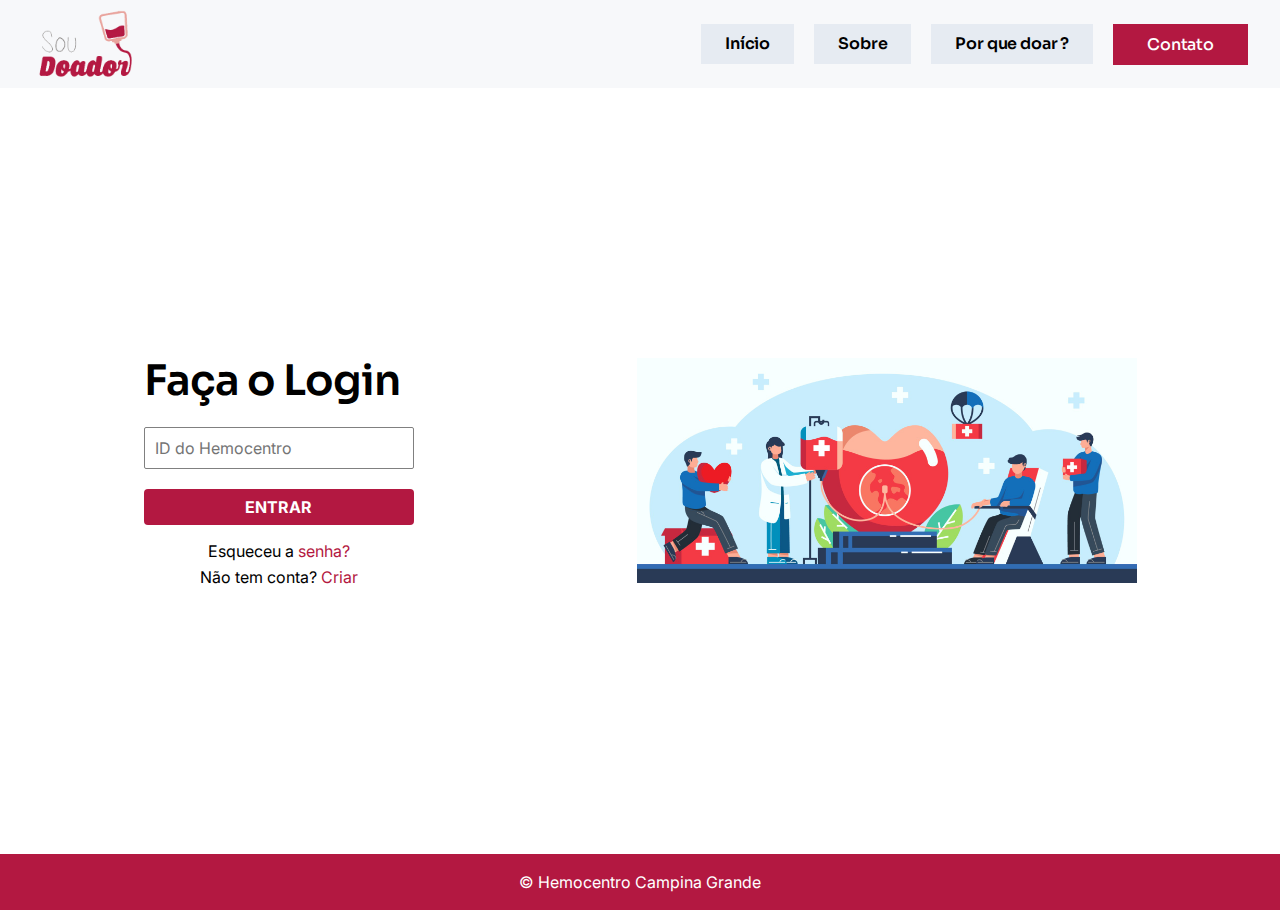
<file: public/index.html>
<!DOCTYPE html>
<html lang="pt-br">

<head>
  <meta charset="UTF-8">
  <meta http-equiv="X-UA-Compatible" content="IE=edge">
  <meta name="viewport" content="width=device-width, initial-scale=1.0">

  <link rel="shortcut icon" href="img/favicon.png" type="image/x-icon">
  <title>Sou Doador - Campina Grande</title>

  <!--FONTS-->
  <link rel="preconnect" href="https://fonts.googleapis.com">
  <link rel="preconnect" href="https://fonts.gstatic.com" crossorigin>
  <link href="https://fonts.googleapis.com/css2?family=Inter:wght@400;600&family=Sora:wght@400;600&display=swap"
    rel="stylesheet">

  <!--CSS-->
  <link rel="stylesheet" href="css/variables.css">
  <link rel="stylesheet" href="css/grid.css">
  <link rel="stylesheet" href="css/style.css">
  <link rel="stylesheet" href="css/reset.css">
  <link rel="stylesheet" href="css/patterns.css">

  <script src="js/script.js" defer></script>
</head>

<body>
  <!--HEADER-->
  <header>
    <!--CONTAINER MAX-WIDTH 124.6REM-->
    <div class="container">
      <!--LOGO-->
      <a href="./" class="logo">
        <img src="img/sou-doador-logo.png" alt="">
      </a>

      <!--MENU NAV-->
      <nav>
        <ul>
          <li><a class="menu-item" href="index.html">Início</a></li>
          <li><a class="menu-item" href="sobre.html">Sobre</a></li>
          <li><a class="menu-item" href="pqdoar.html">Por que doar ?</a></li>
          <li><a class="btn-primary" href="contato.html">Contato</a></li>
        </ul>
      </nav>
    </div>
  </header>

  <!--SECTION LOGIN-->
  <section class="section-login">
    <!--CONTAINER MAX-WIDTH 124.6REM-->
    <div class="container">

      <!--FORMULÁRIO LOGIN-->
      <div class="formulario">
        <h2>Faça o Login</h2>

        <!--FORMULÁRIO-->
        <form>
          <!--ID HEMOCENTRO-->
          <label for="idHemocentro"></label>
          <input type="text" name="idHemocentro" id="idHemocentro" placeholder="ID do Hemocentro" />

          <!--BTN LOGIN-->
          <button type="submit" onclick="logar()" class="btn-login">
            <a href="logado.html">Entrar</a>
          </button>
        </form>

        <!--ESQUECEU SENHA E CADASTRO-->
        <ul class="esqueceu-senha">
          <li>
            Esqueceu a
            <a href="esqueceu-senha.html" style="color: #B31841">senha?</a>
          </li>
          <li>
            Não tem conta?
            <a href="cadastro.html" style="color: #B31841">Criar</a>
          </li>
        </ul>
      </div>

      <!--IMAGEM BANNER-->
      <div class="imagem">
        <img src="img/login-image.jpg" alt="">
      </div>

    </div>
  </section>

  <!--FOOTER-->
  <footer>
    <p>&copy; Hemocentro Campina Grande</p>
  </footer>
</body>

</html>
</file>
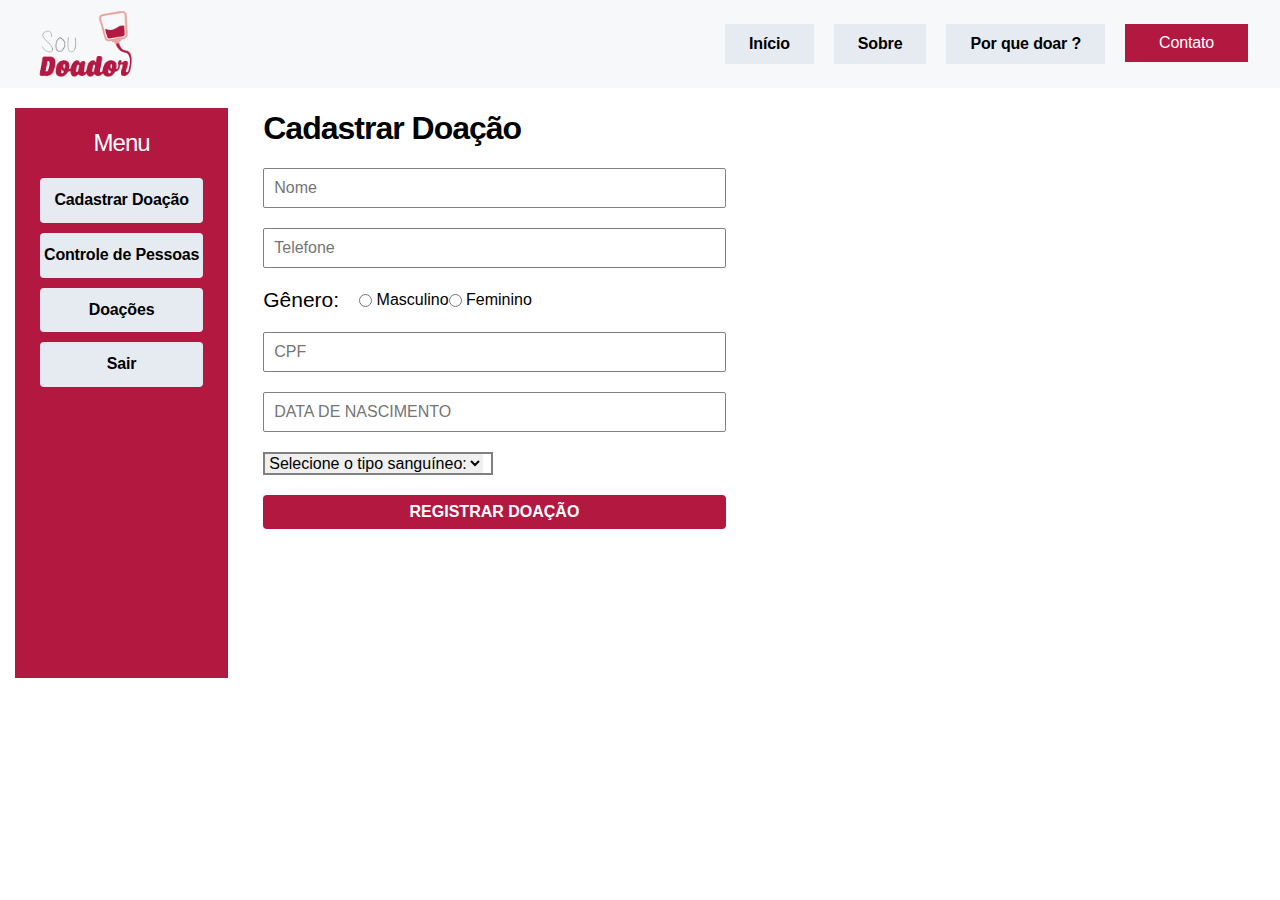
<file: public/cadastrar-doacao.html>
!
<!DOCTYPE html>
<html lang="pt-br">

<head>
  <meta charset="UTF-8">
  <meta http-equiv="X-UA-Compatible" content="IE=edge">
  <meta name="viewport" content="width=device-width, initial-scale=1.0">
  <link rel="shortcut icon" href="img/favicon.png" type="favicon">
  <title>Sou Doador - Campina Grande</title>

  <!--CSS-->
  <link rel="stylesheet" href="css/variables.css">
  <link rel="stylesheet" href="css/grid.css">
  <link rel="stylesheet" href="css/style.css">
  <link rel="stylesheet" href="css/reset.css">
  <link rel="stylesheet" href="css/patterns.css">


</head>

<body>
  <div class="container-doacao">

    <!--HEADER-->
    <header>
      <!--CONTAINER MAX-WIDTH 124.6REM-->
      <div class="container">
        <!--LOGO-->
        <a href="./" class="logo">
          <img src="img/sou-doador-logo.png" alt="">
        </a>

        <!--MENU NAV-->
        <nav>
          <ul>
            <li><a class="menu-item" href="index.html">Início</a></li>
            <li><a class="menu-item" href="sobre.html">Sobre</a></li>
            <li><a class="menu-item" href="pqdoar.html">Por que doar ?</a></li>
            <li><a class="btn-primary" href="contato.html">Contato</a></li>
          </ul>
        </nav>
      </div>
    </header>

    <aside class="side-bar">
      <div class="container">
        <div class="container-side-bar">
          <h3 class="menu">Menu</h3>
          <ul>
						<li>
							<a class="logado-item menu-item" href="./cadastrar-doacao.html">Cadastrar Doação</a>
						</li>
						<li>
							<a class="logado-item menu-item" href="./pessoas-cadastradas.html">Controle de Pessoas</a>
						</li>
						<li><a class="logado-item menu-item" href="#">Doações</a></li>
						<li>
							<a class="logado-item menu-item sair" href="index.html">Sair</a>
						</li>
					</ul>
          </ul>
        </div>
      </div>
    </aside>

    <div class="cadastrar-doacao">
      <form action="">
        <h2 style="margin-bottom: 2rem;">Cadastrar Doação</h3>

          <!--NOME-->
          <input class="nome form-cadastro" type="text" name="nome" placeholder="Nome">

          <!--TELEFONE-->
          <input class="telefone form-cadastro" type="tel" name="telefone" placeholder="Telefone">

          <!--GÊNERO-->
          <div class="genero-container" >
            <p style="font-size: 2.1rem; font-weight: 500;">Gênero:</p>
            <div class="genero-texto" >
              <input type="radio"  name="genero" value="masculino" >
                <label for="masculino">Masculino</label><br>
          
              <input type="radio"  name="genero" value="feminino">
                <label for="feminino">Feminino</label><br>
            </div>
          </div>

          <!--CPF-->
          <input class="cpf form-cadastro" type="text" name="cpf" placeholder="CPF">

          <!--CPF-->
          <input class="dataDeNascimento form-cadastro" type="text" name="dataNascimento"
            placeholder="DATA DE NASCIMENTO">

          <!--TIPO SANGUÍNEO-->
          <div class="tipo-sanguineo" style="width:230px; border: 2px solid grey;">
            <select name="tipos" id="tipo">
              <option value="0">Selecione o tipo sanguíneo:</option>
              <option value="1">A+</option>
              <option value="2">B+</option>
              <option value="3">AB+</option>
              <option value="4">O+</option>
              <option value="5">A-</option>
              <option value="6">B-</option>
              <option value="7">AB-</option>
              <option value="8">O-</option>
            </select>
          </div>

          <!--DOAR-->
          <button type="submit" class="btn-doar">
          Registrar Doação
          </button>

      </form>
    </div>
  </div>
</body>

</html>

<script>

const formulario = document.querySelector("form")
const Inome = document.querySelector(".nome")
const Itelefone = document.querySelector('.telefone')
const Igenero = document.querySelector("input[name=genero]:checked")
const Icpf = document.querySelector('.cpf')
const ItipoSanguineo = document.getElementById('tipo')
const IdataDeNascimento = document.querySelector('.dataDeNascimento')

function cadastrar() {
  fetch("http://localhost:8080/cadastrar",
  {
    headers: {
      'accept': 'application/json',
      'Content-Type': 'application/json'
    },
    method: "POST",
    body: JSON.stringify({Inome: Inome.value,
    Itelefone:Itelefone.value,
   //Igenero:Igenero.value,
    Icpf:Icpf.value,
    ItipoSanguineo: ItipoSanguineo.options[ItipoSanguineo.selectedIndex].text,
    IdataDeNascimento:IdataDeNascimento.value,})

  })
  .then(function (res) {console.log(res)})
  .catch(function (res) {console.log(res)})
}

function limpar() {
    Inome.value = "" ;
    Itelefone.value = "";
    //Ignero Igenero.value = "";
    Icpf.value = "",
    ItipoSanguineo.options[ItipoSanguineo.selectedIndex].text = "Selecione o tipo sanguíneo:";
    IdataDeNascimento.value = "";
};

formulario.addEventListener('submit', function (event) {
  event.preventDefault() 
  cadastrar()
  limpar()
})
</script>
</file>
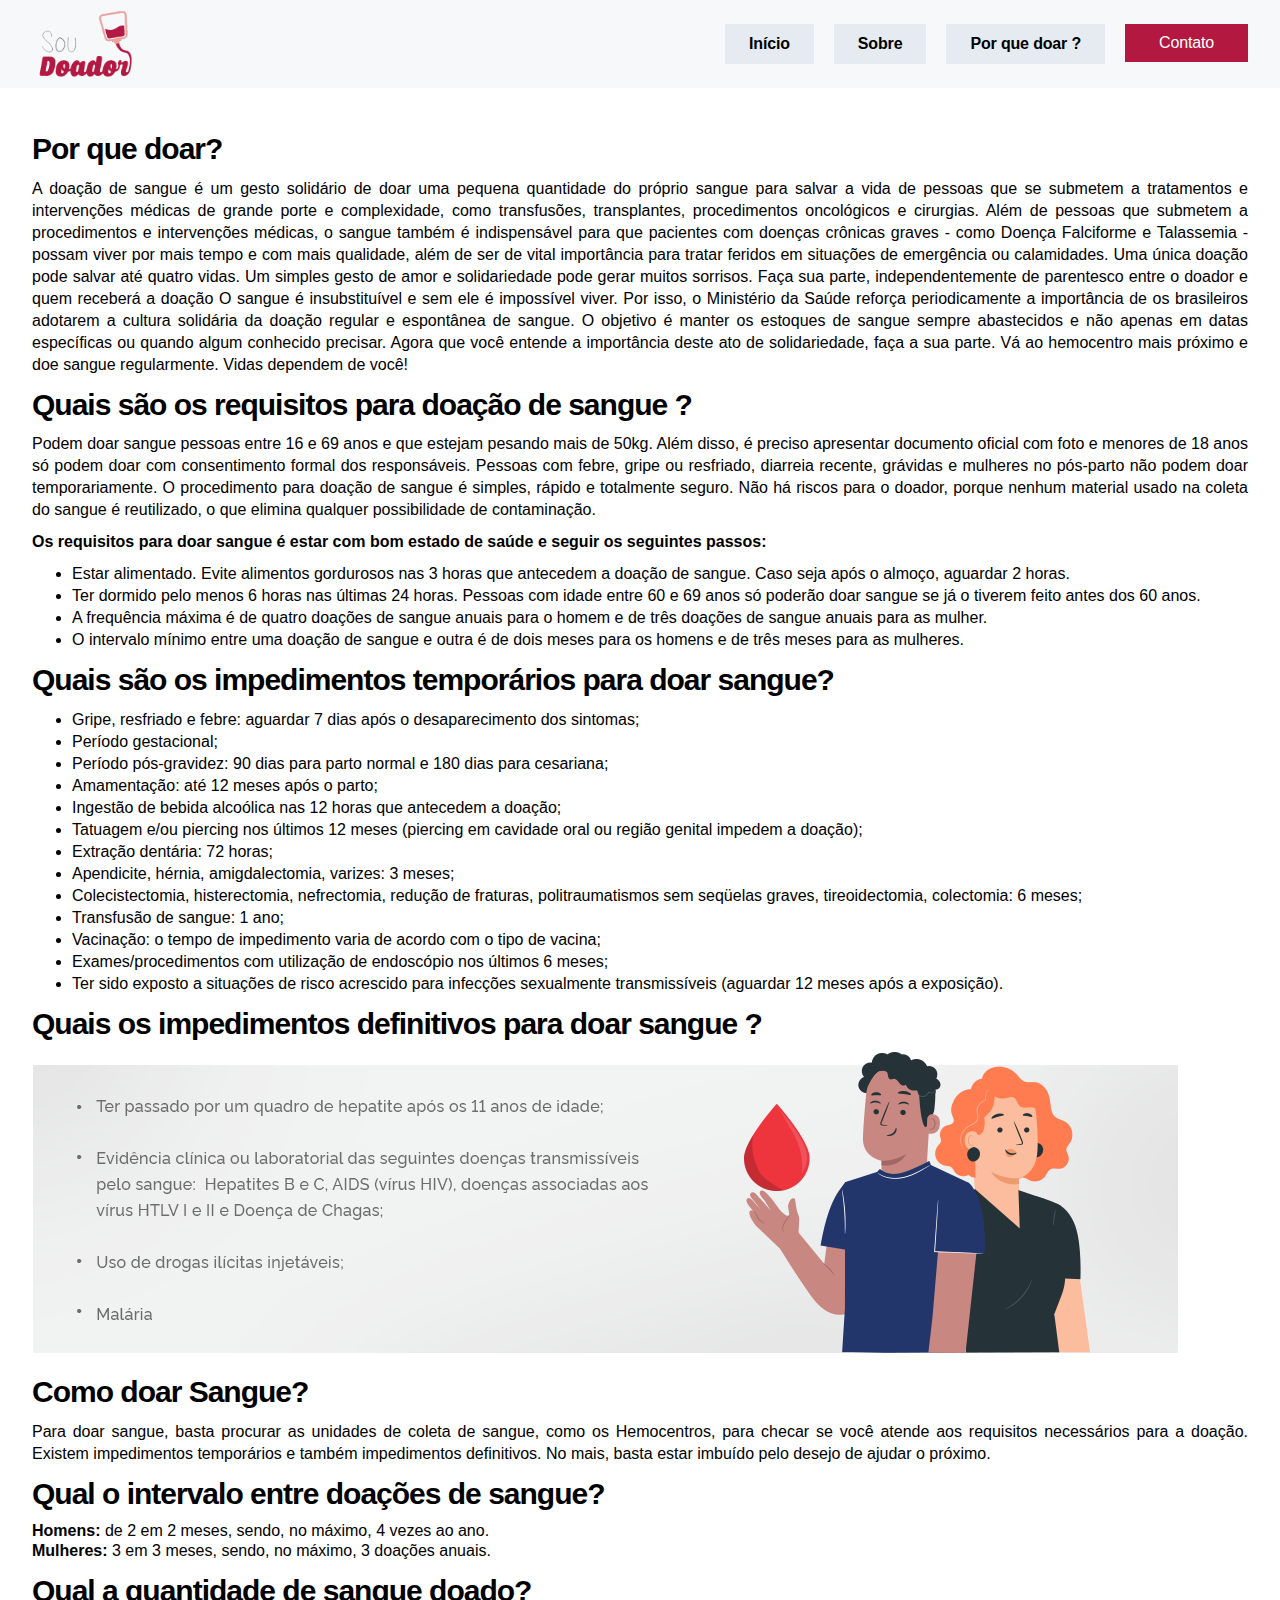
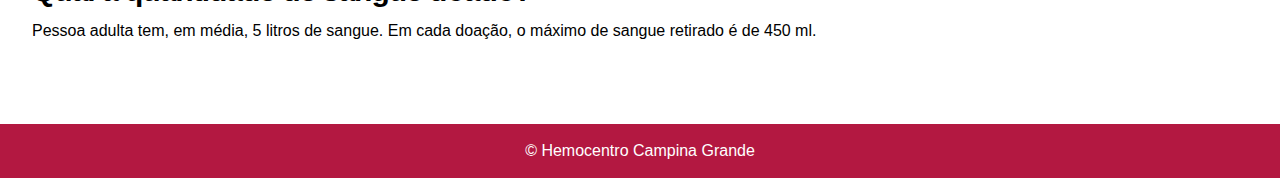
<file: public/pqDoar.html>
<!DOCTYPE html>
<html lang="pt-br">

<head>
  <meta charset="UTF-8">
  <meta http-equiv="X-UA-Compatible" content="IE=edge">
  <meta name="viewport" content="width=device-width, initial-scale=1.0">
  <link rel="shortcut icon" href="img/favicon.png" type="image/x-icon">
  <title>Sou Doador - Campina Grande</title>

  <!--CSS-->
  <link rel="stylesheet" href="css/variables.css">
  <link rel="stylesheet" href="css/grid.css">
  <link rel="stylesheet" href="css/style.css">
  <link rel="stylesheet" href="css/reset.css">
  <link rel="stylesheet" href="css/patterns.css">
</head>

<body>
  <!--HEADER-->
  <header>
    <!--CONTAINER MAX-WIDTH 124.6REM-->
    <div class="container">
      <!--LOGO-->
      <a href="./" class="logo">
        <img src="img/sou-doador-logo.png" alt="">
      </a>

      <!--MENU NAV-->
      <nav>
        <ul>
          <li><a class="menu-item" href="index.html">Início</a></li>
          <li><a class="menu-item" href="sobre.html">Sobre</a></li>
          <li><a class="menu-item" href="pqdoar.html">Por que doar ?</a></li>
          <li><a class="btn-primary" href="contato.html">Contato</a></li>
        </ul>
      </nav>
    </div>
  </header>

  <!--SECTION PQ DOAR-->
  <section class="section-pqdoar">
    <div class="container">
      <h3>Por que doar?</h3>
      <p class="descricao">A doação de sangue é um gesto solidário de doar uma pequena quantidade do próprio
        sangue para salvar a vida de
        pessoas que se submetem a tratamentos e intervenções médicas de grande porte e complexidade, como transfusões,
        transplantes, procedimentos oncológicos e cirurgias. Além de pessoas que submetem a procedimentos e intervenções
        médicas, o sangue também é indispensável para que pacientes com doenças crônicas graves - como Doença Falciforme
        e Talassemia - possam viver por mais tempo e com mais qualidade, além de ser de vital importância para tratar
        feridos em situações de emergência ou calamidades. Uma única doação pode salvar até quatro vidas. Um simples
        gesto de amor e solidariedade pode gerar muitos sorrisos. Faça sua parte, independentemente de parentesco entre
        o doador e quem receberá a doação O sangue é insubstituível e sem ele é impossível viver. Por isso, o Ministério
        da Saúde reforça periodicamente a importância de os brasileiros adotarem a cultura solidária da doação regular e
        espontânea de sangue. O objetivo é manter os estoques de sangue sempre abastecidos e não apenas em datas
        específicas ou quando algum conhecido precisar. Agora que você entende a importância deste ato de solidariedade,
        faça a sua parte. Vá ao hemocentro mais próximo e doe sangue regularmente. Vidas dependem de você!</p>

      <h3>Quais são os requisitos para doação de sangue ?</h3>
      <p class="descricao">Podem doar sangue pessoas entre 16 e 69 anos e que estejam pesando mais de
        50kg. Além disso, é preciso apresentar documento oficial com foto e
        menores de 18 anos só podem doar com consentimento formal dos
        responsáveis. Pessoas com febre, gripe ou resfriado, diarreia recente,
        grávidas e mulheres no pós-parto não podem doar temporariamente. O
        procedimento para doação de sangue é simples, rápido e totalmente seguro.
        Não há riscos para o doador, porque nenhum material usado na coleta do
        sangue é reutilizado, o que elimina qualquer possibilidade de
        contaminação.
      <p class="descricao"><strong>Os requisitos para doar sangue é estar com bom estado de
          saúde e seguir os seguintes passos:</strong></p>
      <ul class="descricao descricao-lista">
        <li>Estar alimentado. Evite alimentos gordurosos nas 3 horas que antecedem a doação de sangue. Caso seja após o
          almoço, aguardar 2 horas.</li>
        <li>Ter dormido pelo menos 6 horas nas últimas 24 horas. Pessoas com idade entre 60 e 69 anos só poderão doar
          sangue se já o tiverem feito antes dos 60 anos.</li>
        <li>A frequência máxima é de quatro doações de sangue anuais para o homem e de três doações de sangue anuais
          para as mulher.</li>
        <li>O intervalo mínimo entre uma doação de sangue e outra é de dois meses para os homens e de três meses para as
          mulheres.
        </li>
      </ul>

      <h3>Quais são os impedimentos temporários para doar sangue?</h3>
      <ul class="descricao descricao-lista">
        <li>Gripe, resfriado e febre: aguardar 7 dias após o desaparecimento dos sintomas;</li>
        <li>Período gestacional;</li>
        <li>Período pós-gravidez: 90 dias para parto normal e 180 dias para cesariana;</li>
        <li>Amamentação: até 12 meses após o parto;</li>
        <li>Ingestão de bebida alcoólica nas 12 horas que antecedem a doação;</li>
        <li>Tatuagem e/ou piercing nos últimos 12 meses (piercing em cavidade oral ou região genital impedem a doação);
        </li>
        <li>Extração dentária: 72 horas;</li>
        <li>Apendicite, hérnia, amigdalectomia, varizes: 3 meses;</li>
        <li>Colecistectomia, histerectomia, nefrectomia, redução de fraturas, politraumatismos sem seqüelas graves,
          tireoidectomia, colectomia: 6 meses;</li>
        <li>Transfusão de sangue: 1 ano;</li>
        <li>Vacinação: o tempo de impedimento varia de acordo com o tipo de vacina;</li>
        <li>Exames/procedimentos com utilização de endoscópio nos últimos 6 meses;</li>
        <li>Ter sido exposto a situações de risco acrescido para infecções sexualmente transmissíveis (aguardar 12 meses
          após a exposição).</li>
      </ul>

      <h3>Quais os impedimentos definitivos para doar sangue ?</h3>
      <img src="img/impedimentos-doar.png">

      <h3 style="margin-top: 2rem;">Como doar Sangue?</h3>
      <p class="descricao">Para doar sangue, basta procurar as unidades de coleta de sangue, como os Hemocentros, para
        checar se você atende aos requisitos necessários para a doação. Existem impedimentos temporários e também
        impedimentos definitivos. No mais, basta estar
        imbuído pelo desejo de
        ajudar o próximo.</p>

      <h3>Qual o intervalo entre doações de sangue?</h3>
      <p><strong>Homens:</strong> de 2 em 2 meses, sendo, no máximo, 4 vezes ao ano.
      </p>
      <p class="descricao"><strong>Mulheres:</strong> 3 em 3 meses, sendo, no máximo, 3 doações anuais.</p>

      <h3>Qual a quantidade de sangue doado?</h3>
      <p class="descricao">Pessoa adulta tem, em média, 5 litros de sangue. Em cada doação, o máximo de sangue retirado
        é de 450 ml.</p>
    </div>
  </section>

  <!--FOOTER-->
  <footer>
    <p>&copy; Hemocentro Campina Grande</p>
  </footer>
</body>

</html>
</file>
<file: public/css/variables.css>
:root {
  --brand-colors-pink: #F67ACB;
  --gray-color-50: #E6EBF2;
  --gray-colors-100: #050110;
  --gray-colors-300: #393C40;
  --gray-colors-400: #5C6066;
  --gray-colors-800: #F7F8FA;
  --white-colors-text: rgba(255, 255, 255, 0.7);
  --white: #fff;
}
</file>
<file: public/css/grid.css>
.container {
  width: 100%;
  /*total: 1440px - 224px(112direita, 112esquerda) = 1216px + 30px padding(direita,esquerda)*/
  max-width: 124.6rem;
  margin: 0 auto;

  /*padding respiro mobile - padrão 15px direita e esquerda*/
  padding: 0 1.5rem;
}
</file>
<file: public/css/style.css>
header {
  background: var(--gray-colors-800);
  height: 8.8rem;
  display: flex;

  /*menu fixed*/
  width: 100%;
  position: fixed;
  top: 0;
  left: 0;
  z-index: 100;
}

header .container {
  display: flex;
  justify-content: space-between;
  align-items: center;
}

header .container img {
  width: 10rem;
}

nav {}

nav ul {
  display: flex;
}

nav ul li:not(:last-child) {
  margin-right: 2rem;
}

.section-login {
  padding: 7.2rem 0;
  margin-top: 8.8rem;
  /*altura do header fixed*/
  display: flex;
  align-items: center;
  height: 85.1vh;
  /***********************************************/
}

.section-login .container {
  display: flex;
  justify-content: space-around;
  align-items: center;
}

.section-login .container .formulario h2 {
  font-size: 4.2rem;
  margin-bottom: 2rem;
}

.section-login .container .formulario #idHemocentro {
  width: 100%;
  border: 1px solid grey;
  border-radius: 0.2rem;
  padding: 1rem;
  margin-bottom: 2rem;
}

.section-login .container .formulario .btn-login {
  width: 100%;
  display: block;
  background: #B31841;
  color: #fff;
  text-transform: uppercase;
  font-weight: bold;
  padding: 0.8rem;
  border-radius: 0.4rem;
  margin-bottom: 1.6rem;
}

.section-login .container .formulario .btn-login a {
  color: white;
}

.section-login .container .formulario .esqueceu-senha {
  display: flex;
  justify-content: center;
  flex-direction: column;
  gap: 0.6rem;
  text-align: center;
}

.section-login .container .imagem {
  width: 50rem;
}

footer {
  background-color: #B31841;
  color: white;
  padding: 1.8rem;
  text-align: center;
}

footer p {
  font-weight: 400;
}

.section-pqdoar {
  padding: 7.2rem 0;
  margin-top: 5.8rem;
}

.section-pqdoar h3 {
  font-size: 3rem;
  margin-bottom: 1rem;
}

.section-pqdoar .container .descricao {
  text-align: justify;
  line-height: 2.2rem;
  margin-bottom: 1rem;
}

.section-pqdoar .container .descricao-lista {
  padding-left: 4rem;
}

.section-pqdoar .container .descricao-lista li {
  list-style-type: disc;
}

.section-senha {
  padding: 7.2rem 0;
  margin-top: 5.8rem;

}

.section-senha .container {
  display: flex;
  justify-content: space-around;
  align-items: center;
  height: 73.4vh;
  /***********************************************/
}

.section-senha .texto {
  width: 50rem;
  display: flex;
  flex-direction: column;
  justify-content: center;
}

.img-esqueceu-senha {
  display: flex;
  justify-content: center;
}

.img-esqueceu-senha img {
  width: 13rem;
  margin-bottom: 1.8rem;
}

.section-senha .container .texto {
  display: flex;
  text-align: center;
}

.section-senha .container .texto h2 {
  margin-bottom: 1rem;
}

.section-senha .container .formulario {
  width: 40rem;
}

.section-senha .container .formulario #idHemocentro {
  width: 100%;
  border: 1px solid grey;
  border-radius: 0.2rem;
  padding: 1rem;
  margin-bottom: 2rem;
}

.section-senha .container .formulario .btn-login {
  width: 100%;
  display: block;
  background: #B31841;
  color: #fff;
  text-transform: uppercase;
  font-weight: bold;
  padding: 0.8rem;
  border-radius: 0.4rem;
  margin-bottom: 1.6rem;
}

.section-senha .container .formulario .btn-login a {
  color: white;
}

.section-senha .container .texto .texto-login {
  display: flex;
  justify-content: center;
  align-items: center;
  gap: 1rem;
  margin-top: 1rem;
}

.form-cadastro {
  width: 100%;
  border: 1px solid grey;
  border-radius: 0.2rem;
  padding: 1rem;
  margin-bottom: 2rem;
}

.section-senha .container .formulario .form-cadastro {
  width: 100%;
  border: 1px solid grey;
  border-radius: 0.2rem;
  padding: 1rem;
  margin-bottom: 2rem;
}

.side-bar .container .container-side-bar {
  width: 100%;
  max-width: 24.6rem;
  padding: 0 1.5rem;

  margin-top: 9rem;
  background: #B31841;
  height: 57rem;
}

.side-bar .container .container-side-bar .menu {
  color: white;
  font-weight: 500;
  text-align: center;
  padding-top: 2rem;
}

.side-bar .container .container-side-bar ul {
  padding-top: 1rem;
}

.side-bar .container .container-side-bar .logado-item {
  display: block;
  background: var(--gray-color-50);
  padding: 1.4rem 0.4rem;
  margin: 1rem;
  border-radius: 0.4rem;
  text-align: center;
}

.side-bar .container .container-side-bar .logado-item:hover {
  background: #acb4bf;
  color: var(--white);
}

.side-bar .container .container-side-bar .sair:hover {
  color: red;
}

.container-doacao {
  display: flex;
  gap: 2rem;
}
.conteiner-cadastro {
  display: flex;
  gap: 2rem;
  margin-top: -159px;
}

.cadastrar-doacao {
  margin-top: 9rem;
}

.genero-container {
  display: flex;
  align-items: center;
  gap: 2rem;
  margin-bottom: 2rem;
}

.genero-texto {
  display: flex;
  align-items: center;
}

.btn-doar {
  width: 100%;
  display: block;
  background: #B31841;
  color: #fff;
  text-transform: uppercase;
  font-weight: bold;
  padding: 0.8rem;
  border-radius: 0.4rem;
  margin-bottom: 1.6rem;
  margin-top: 2rem;
}

.btn-doar a {
  color: white;
}
</file>
<file: public/css/patterns.css>
h1, h2, h3 {
  font-family: 'Sora', sans-serif;
  font-weight: 600;
  line-height: 125%;
  letter-spacing: -1px;
}

h1 {
  font-size: 4.8rem;
}

h2 {
  font-size: 3.2rem;
}

h3 {
  font-size: 2.4rem;
}

.menu-item {
  display: inline-block;
  font-family: "Sora", sans-serif;
  background-color: var(--gray-color-50);
  color: black;
  font-size: 1.6rem;
  font-weight: 600;
  line-height: 105%;
  letter-spacing: -0.01em;
  padding: 1.2rem 2.4rem;

  /*animação*/
  transition: all 0.3s;
}

.menu-item:hover {
  background: #acb4bf;
  color: var(--white);
}

.btn-primary {
  display: inline-block;
  font-family: "Sora", sans-serif;
  background: #B31841;
  color: white;
  font-size: 1.6rem;
  font-weight: 500;
  padding: 1rem 3.4rem;
  letter-spacing: -0.01em;

  /*animação*/
  transition: transform 0.3s;
}

.btn-primary:hover {
  transform: scale(1.05);
}
</file>
